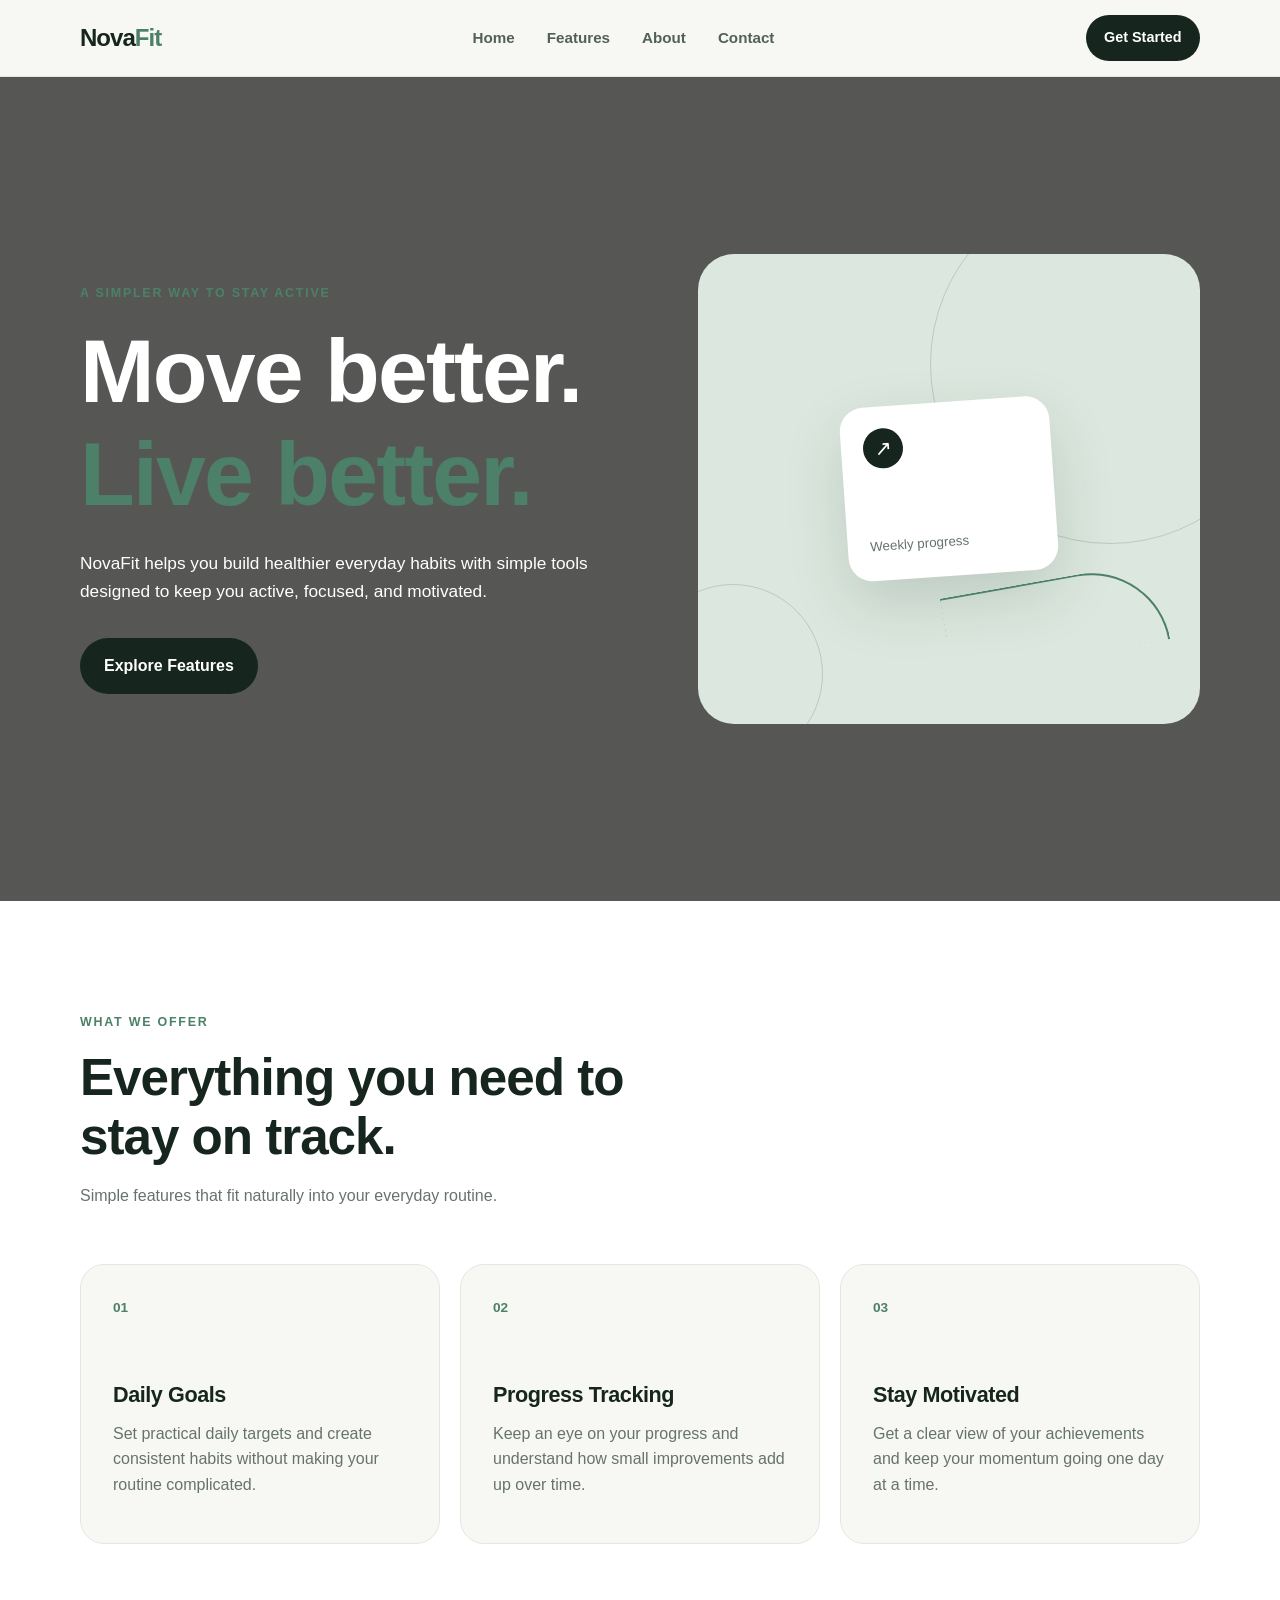
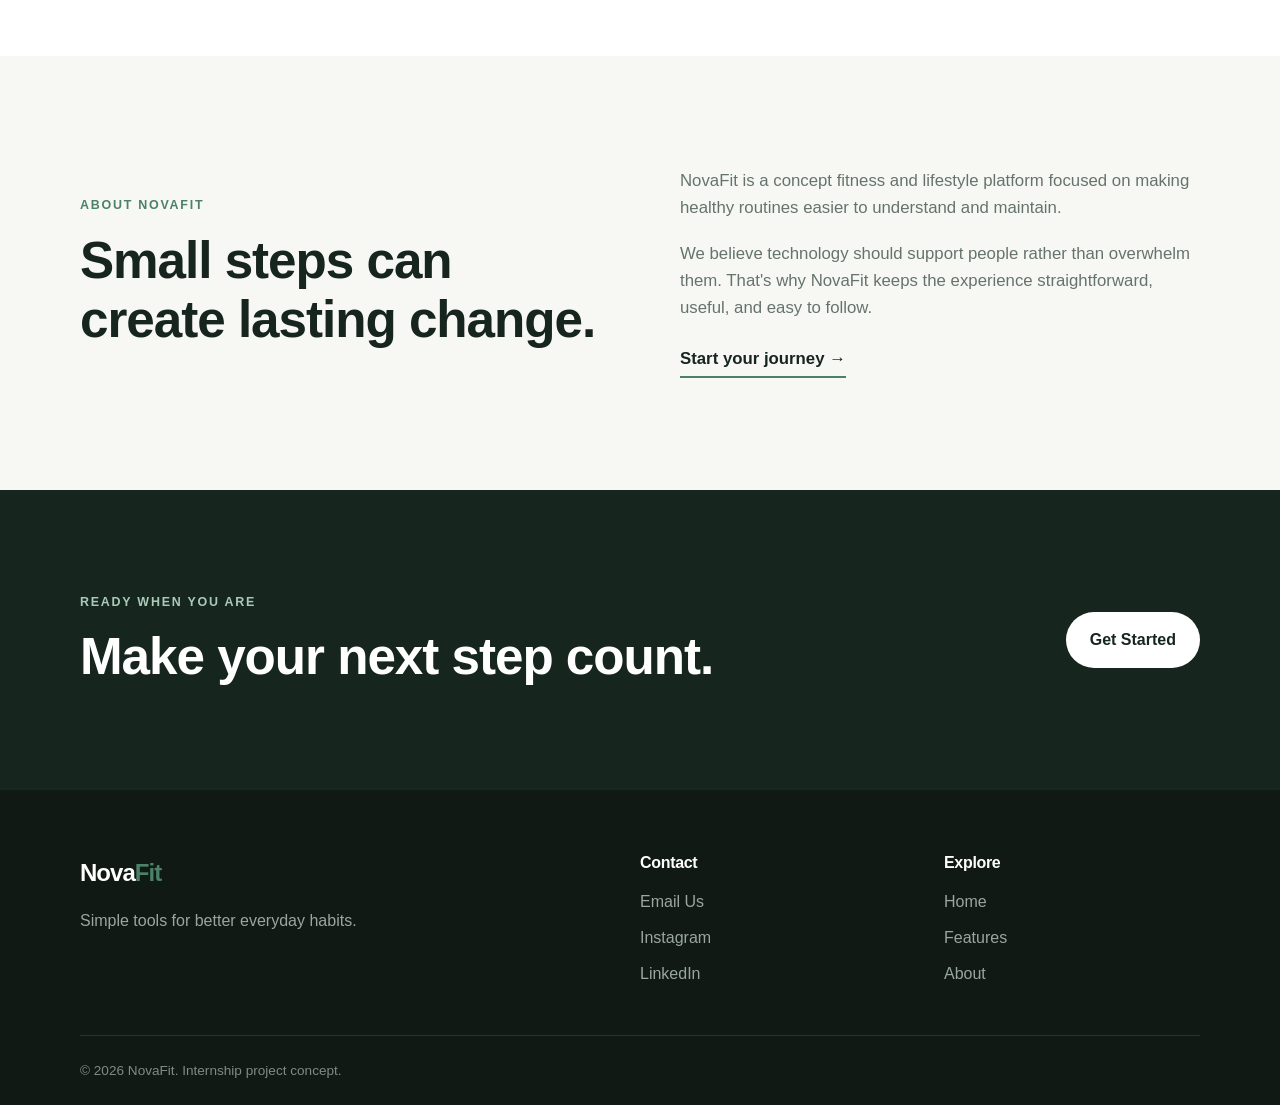
<file: OIBSIP WebDev L1 LandingPage/index.html>
<!DOCTYPE html>
<html lang="en">

<head>
    <meta charset="UTF-8">
    <!-- Makes the layout responsive on phones and tablets -->
    <meta name="viewport" content="width=device-width, initial-scale=1.0">

    <title>NovaFit | Move Better. Live Better.</title>

    <!-- External stylesheet containing all page styling -->
    <link rel="stylesheet" href="style.css">
</head>

<body>

    <!-- ==================== NAVIGATION ==================== -->
    <!-- Sticky navigation remains visible while the user scrolls -->
    <header class="site-header">
        <nav class="navbar container" aria-label="Main navigation">
            <a href="#home" class="logo">Nova<span>Fit</span></a>

            <div class="nav-links">
                <a href="#home">Home</a>
                <a href="#features">Features</a>
                <a href="#about">About</a>
                <a href="#contact">Contact</a>
            </div>

            <a href="#contact" class="nav-button">Get Started</a>
        </nav>
    </header>

    <main>
        <!-- ==================== HERO SECTION ==================== -->
        <section id="home" class="hero">
            <div class="container hero-content">

                <div class="hero-text">
                    <p class="eyebrow">A simpler way to stay active</p>

                    <h1>Move better.<br><span>Live better.</span></h1>

                    <p class="hero-description">
                        NovaFit helps you build healthier everyday habits with
                        simple tools designed to keep you active, focused, and motivated.
                    </p>

                    <!-- Main call-to-action required by the project brief -->
                    <a href="#features" class="primary-button">Explore Features</a>
                </div>

                <!-- Decorative visual created entirely with CSS -->
                <div class="hero-visual" aria-label="Decorative fitness illustration">
                    <div class="visual-circle circle-large"></div>
                    <div class="visual-circle circle-small"></div>
                    <div class="visual-card">
                        <span class="visual-icon">↗</span>
                        <strong>82%</strong>
                        <small>Weekly progress</small>
                    </div>
                    <div class="visual-line"></div>
                </div>

            </div>
        </section>

        <!-- ==================== FEATURES SECTION ==================== -->
        <section id="features" class="section features-section">
            <div class="container">

                <div class="section-heading">
                    <p class="eyebrow">What we offer</p>
                    <h2>Everything you need to stay on track.</h2>
                    <p>
                        Simple features that fit naturally into your everyday routine.
                    </p>
                </div>

                <!-- CSS Grid is used to create responsive feature cards -->
                <div class="feature-grid">

                    <article class="feature-card">
                        <div class="feature-number">01</div>
                        <h3>Daily Goals</h3>
                        <p>
                            Set practical daily targets and create consistent habits
                            without making your routine complicated.
                        </p>
                    </article>

                    <article class="feature-card">
                        <div class="feature-number">02</div>
                        <h3>Progress Tracking</h3>
                        <p>
                            Keep an eye on your progress and understand how small
                            improvements add up over time.
                        </p>
                    </article>

                    <article class="feature-card">
                        <div class="feature-number">03</div>
                        <h3>Stay Motivated</h3>
                        <p>
                            Get a clear view of your achievements and keep your
                            momentum going one day at a time.
                        </p>
                    </article>

                </div>
            </div>
        </section>

        <!-- ==================== ABOUT SECTION ==================== -->
        <section id="about" class="section about-section">
            <div class="container about-grid">

                <div class="about-panel">
                    <p class="eyebrow">About NovaFit</p>
                    <h2>Small steps can create lasting change.</h2>
                </div>

                <div class="about-content">
                    <p>
                        NovaFit is a concept fitness and lifestyle platform focused
                        on making healthy routines easier to understand and maintain.
                    </p>

                    <p>
                        We believe technology should support people rather than
                        overwhelm them. That's why NovaFit keeps the experience
                        straightforward, useful, and easy to follow.
                    </p>

                    <a href="#contact" class="text-link">Start your journey →</a>
                </div>

            </div>
        </section>

        <!-- ==================== CTA SECTION ==================== -->
        <section class="cta-section">
            <div class="container cta-content">
                <div>
                    <p class="eyebrow">Ready when you are</p>
                    <h2>Make your next step count.</h2>
                </div>

                <a href="#contact" class="light-button">Get Started</a>
            </div>
        </section>
    </main>

    <!-- ==================== FOOTER ==================== -->
    <footer id="contact" class="site-footer">
        <div class="container footer-grid">

            <div>
                <a href="#home" class="logo footer-logo">Nova<span>Fit</span></a>
                <p class="footer-description">
                    Simple tools for better everyday habits.
                </p>
            </div>

            <!-- Placeholder contact/social links as requested in the brief -->
            <div class="footer-links">
                <h3>Contact</h3>
                <a href="mailto:haganvincent2001@gmail.com">Email Us</a>
                <a href="https://www.instagram.com/otdrichy?stkn=bGQ1anlzbXR3cjQ5&utm_source=qr" target="_blank" rel="noopener noreferrer">Instagram</a>
                <a href="https://www.linkedin.com/in/vincent-hagan-934833433?utm_source=share_via&utm_content=profile&utm_medium=member_ios" target="_blank" rel="noopener noreferrer">LinkedIn</a>
            </div>

            <div class="footer-links">
                <h3>Explore</h3>
                <a href="#home">Home</a>
                <a href="#features">Features</a>
                <a href="#about">About</a>
            </div>

        </div>

        <div class="container footer-bottom">
            <p>&copy; 2026 NovaFit. Internship project concept.</p>
        </div>
    </footer>

</body>
</html>
</file>
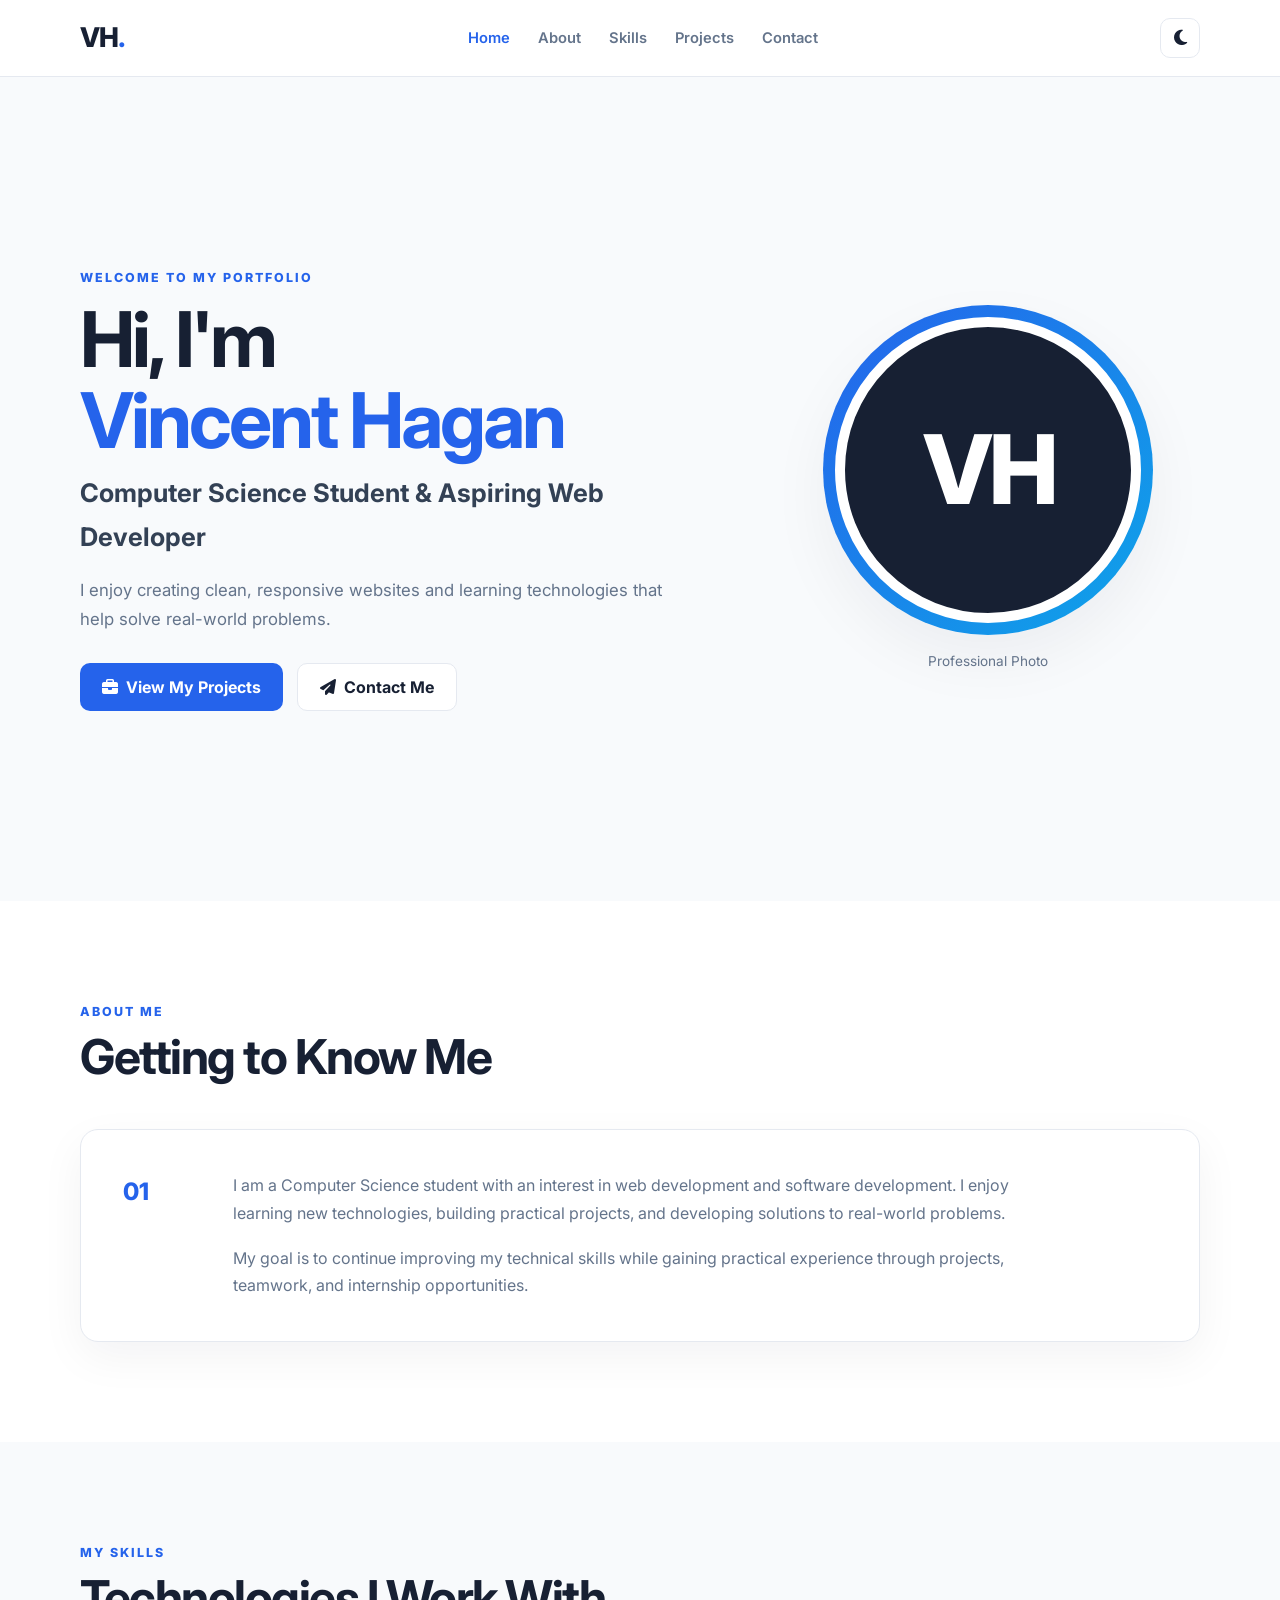
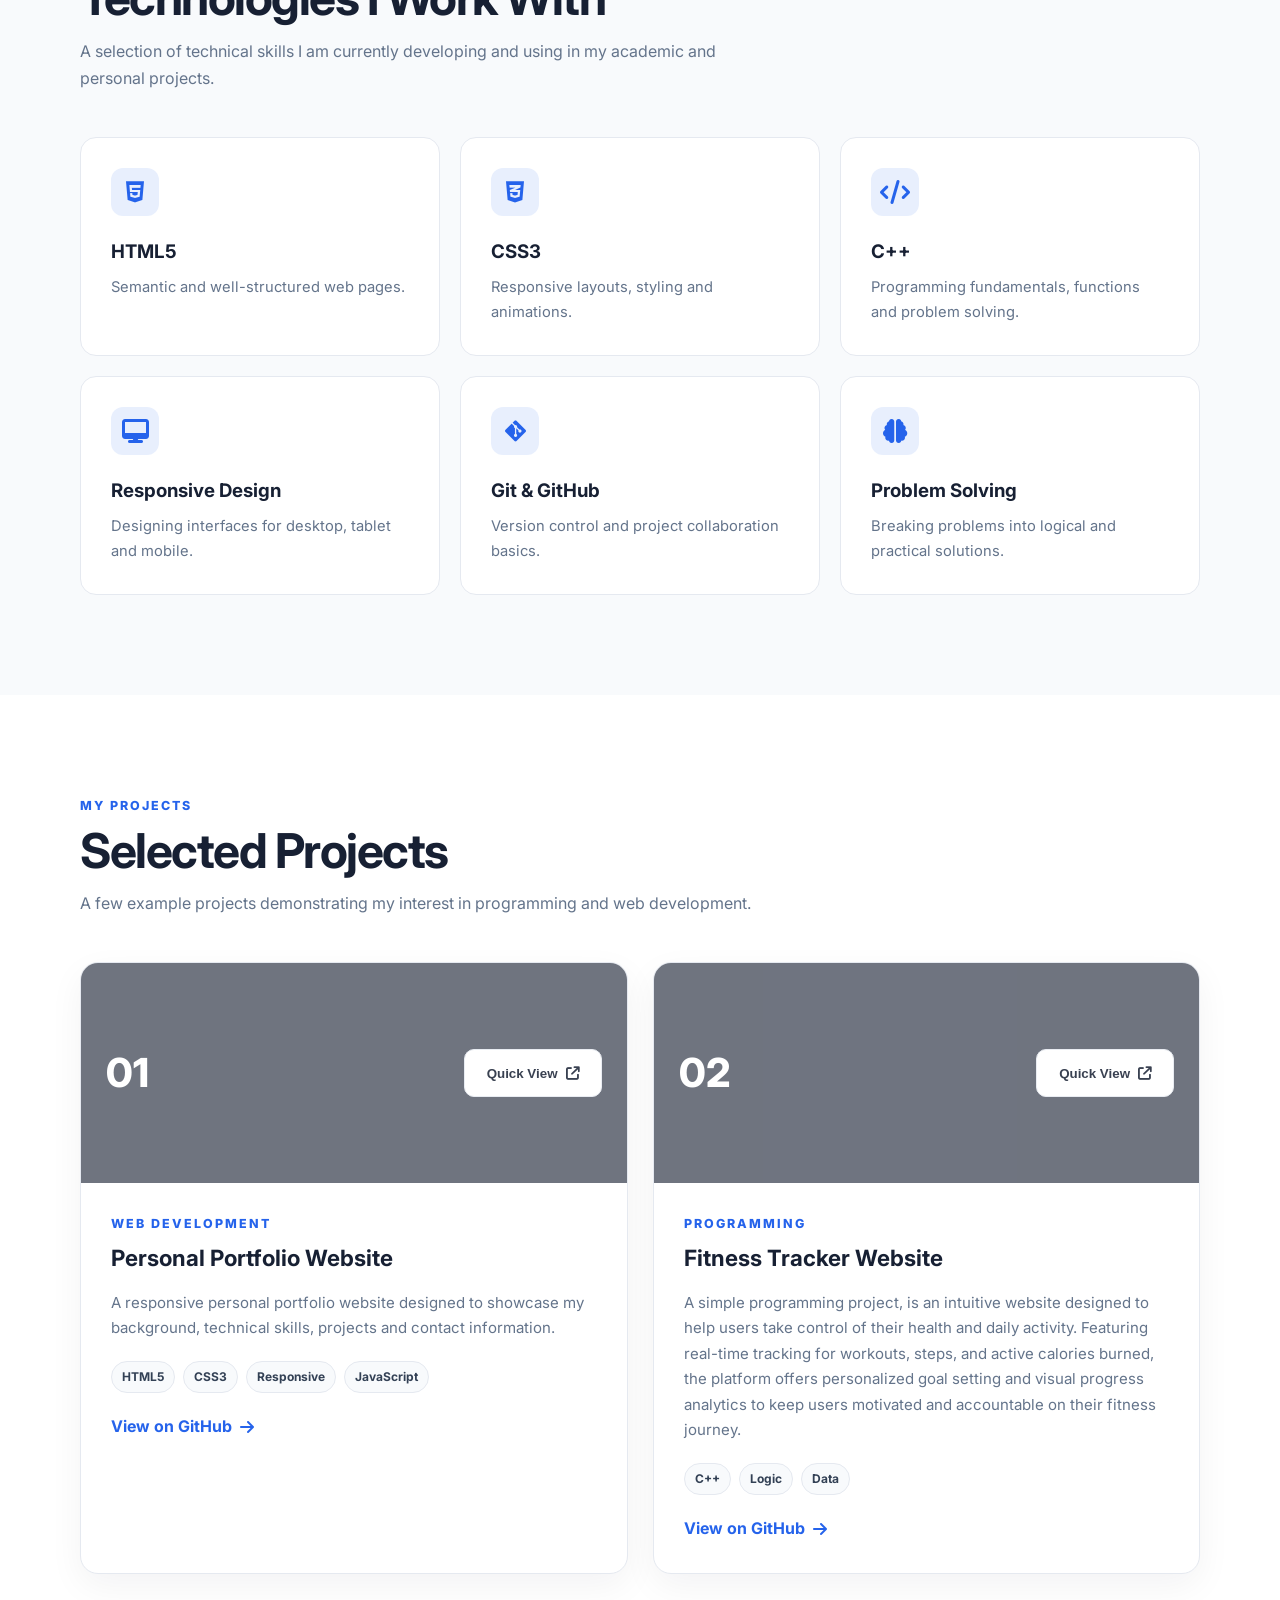
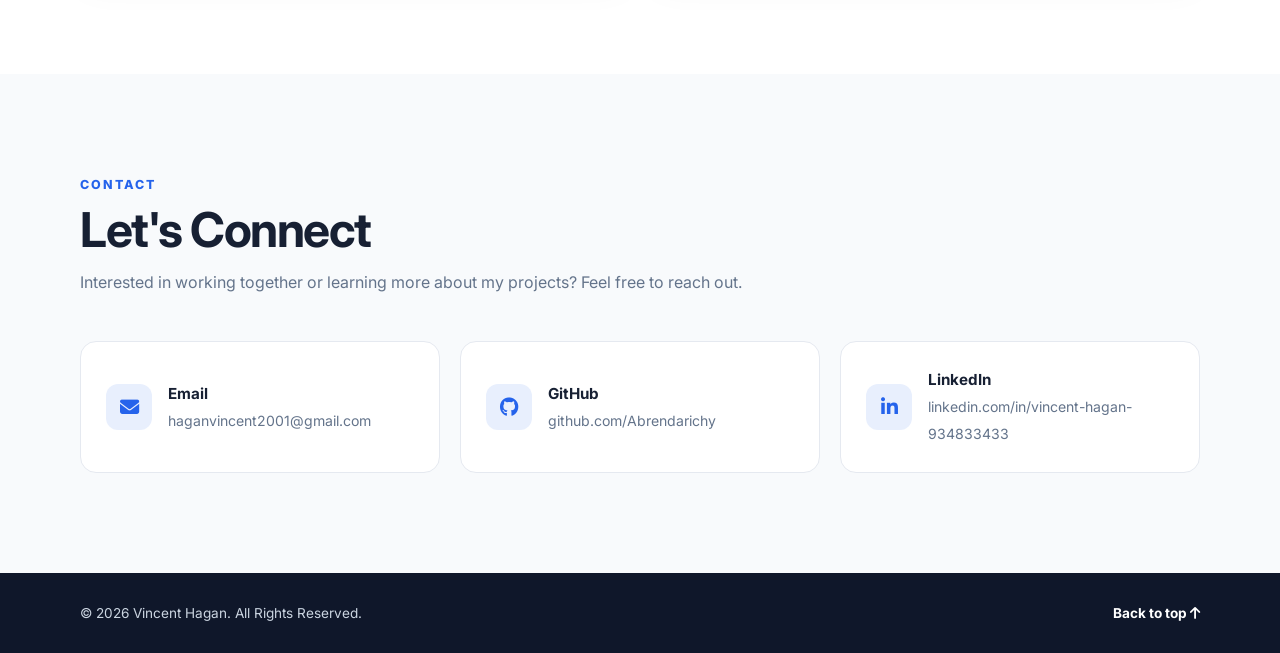
<file: OIBSIP WebDev L1 PersonalPortfolio/index.html>
<!DOCTYPE html>
<html lang="en">
<head>
    <meta charset="UTF-8">
    <meta name="viewport" content="width=device-width, initial-scale=1.0">

    <!-- Website description for search engines -->
    <meta name="description" content="Personal portfolio website for Vincent Hagan, a Computer Science student and aspiring web developer.">

    <title>Vincent Hagan | Personal Portfolio</title>

    <!-- Font Awesome Icons -->
    <link rel="stylesheet" href="https://cdnjs.cloudflare.com/ajax/libs/font-awesome/6.5.1/css/all.min.css">

    <!-- Google Font -->
    <link rel="preconnect" href="https://fonts.googleapis.com">
    <link rel="preconnect" href="https://fonts.gstatic.com" crossorigin>
    <link href="https://fonts.googleapis.com/css2?family=Inter:wght@400;500;600;700;800&display=swap" rel="stylesheet">

    <!-- Main stylesheet -->
    <link rel="stylesheet" href="style.css">
</head>

<body>

    <!-- Scroll Progress Indicator -->
    <div id="scroll-progress" aria-hidden="true"></div>

    <!-- ==================== HEADER / NAVIGATION ==================== -->
    <header class="header">
        <nav class="navbar container">

            <!-- Website logo/name -->
            <a href="#home" class="logo">VH<span>.</span></a>

            <!-- Navigation links -->
            <ul class="nav-links" id="nav-links">
                <li><a href="#home">Home</a></li>
                <li><a href="#about">About</a></li>
                <li><a href="#skills">Skills</a></li>
                <li><a href="#projects">Projects</a></li>
                <li><a href="#contact">Contact</a></li>
            </ul>

            <div class="nav-actions">
                <!-- Theme Toggle Button -->
                <button id="theme-toggle" class="icon-btn" aria-label="Toggle dark/light mode">
                    <i class="fa-solid fa-moon"></i>
                </button>

                <!-- Mobile Menu Button -->
                <button id="mobile-menu-btn" class="icon-btn mobile-only" aria-label="Toggle Navigation Menu">
                    <i class="fa-solid fa-bars"></i>
                </button>
            </div>

        </nav>
    </header>


    <main>

        <!-- ==================== HERO / PROFILE SECTION ==================== -->
        <section id="home" class="hero">
            <div class="container hero-content">

                <div class="hero-text">
                    <p class="eyebrow">WELCOME TO MY PORTFOLIO</p>

                    <h1>Hi, I'm <span>Vincent Hagan</span></h1>

                    <h2>Computer Science Student &amp; Aspiring Web Developer</h2>

                    <p class="hero-description">
                        I enjoy creating clean, responsive websites and learning
                        technologies that help solve real-world problems.
                    </p>

                    <div class="hero-buttons">
                        <a href="#projects" class="btn btn-primary">
                            <i class="fa-solid fa-briefcase"></i> View My Projects
                        </a>
                        <a href="#contact" class="btn btn-secondary">
                            <i class="fa-solid fa-paper-plane"></i> Contact Me
                        </a>
                    </div>
                </div>

                <!-- Professional photo/avatar placeholder -->
                <div class="profile-area">
                    <div class="profile-ring">
                        <div class="avatar" aria-label="Professional photo placeholder">
                            VH
                        </div>
                    </div>
                    <p class="avatar-caption">Professional Photo</p>
                </div>

            </div>
        </section>


        <!-- ==================== ABOUT ME SECTION ==================== -->
        <section id="about" class="section">
            <div class="container">

                <div class="section-heading">
                    <p class="section-label">ABOUT ME</p>
                    <h2>Getting to Know Me</h2>
                </div>
<div class="about-card">
                    <div class="about-number">01</div>

                    <div>
                        <p>
                            I am a Computer Science student with an interest in
                            web development and software development. I enjoy
                            learning new technologies, building practical projects,
                            and developing solutions to real-world problems.
                        </p>

                        <p>
                            My goal is to continue improving my technical skills
                            while gaining practical experience through projects,
                            teamwork, and internship opportunities.
                        </p>
                    </div>
                </div>

            </div>
        </section>


        <!-- ==================== SKILLS SECTION ==================== -->
        <section id="skills" class="section section-alt">
            <div class="container">

                <div class="section-heading">
                    <p class="section-label">MY SKILLS</p>
                    <h2>Technologies I Work With</h2>
                    <p>
                        A selection of technical skills I am currently developing
                        and using in my academic and personal projects.
                    </p>
                </div>

                <div class="skills-grid">

                    <!-- Skill card -->
                    <article class="skill-card">
                        <div class="skill-icon"><i class="fa-brands fa-html5"></i></div>
                        <h3>HTML5</h3>
                        <p>Semantic and well-structured web pages.</p>
                    </article>

                    <article class="skill-card">
                        <div class="skill-icon"><i class="fa-brands fa-css3-alt"></i></div>
                        <h3>CSS3</h3>
                        <p>Responsive layouts, styling and animations.</p>
                    </article>

                    <article class="skill-card">
                        <div class="skill-icon"><i class="fa-solid fa-code"></i></div>
                        <h3>C++</h3>
                        <p>Programming fundamentals, functions and problem solving.</p>
                    </article>

                    <article class="skill-card">
                        <div class="skill-icon"><i class="fa-solid fa-desktop"></i></div>
                        <h3>Responsive Design</h3>
                        <p>Designing interfaces for desktop, tablet and mobile.</p>
                    </article>

                    <article class="skill-card">
                        <div class="skill-icon"><i class="fa-brands fa-git-alt"></i></div>
                        <h3>Git &amp; GitHub</h3>
                        <p>Version control and project collaboration basics.</p>
                    </article>

                    <article class="skill-card">
                        <div class="skill-icon"><i class="fa-solid fa-brain"></i></div>
                        <h3>Problem Solving</h3>
                        <p>Breaking problems into logical and practical solutions.</p>
                    </article>

                </div>

            </div>
        </section>


        <!-- ==================== PROJECTS SECTION ==================== -->
        <section id="projects" class="section">
            <div class="container">

                <div class="section-heading">
                    <p class="section-label">MY PROJECTS</p>
                    <h2>Selected Projects</h2>
                    <p>
                        A few example projects demonstrating my interest in
                        programming and web development.
                    </p>
                </div>

                <div class="projects-grid">

                    <!-- Project 1 -->
                    <article class="project-card">
                        <div class="project-image project-one">
<div class="project-overlay">
                                <span>01</span>
                                <button class="btn btn-secondary modal-trigger" 
                                    data-title="Personal Portfolio Website" 
                                    data-desc="A responsive personal portfolio website designed using semantic HTML, modern CSS techniques, custom themes, and JavaScript interactions."
                                    data-tags="HTML5, CSS3, JavaScript, Responsive">
                                    Quick View <i class="fa-solid fa-arrow-up-right-from-square"></i>
                                </button>
                            </div>
                        </div>

                        <div class="project-content">
                            <p class="project-type">WEB DEVELOPMENT</p>
                            <h3>Personal Portfolio Website</h3>

                            <p>
                                A responsive personal portfolio website designed
                                to showcase my background, technical skills,
                                projects and contact information.
                            </p>

                            <div class="tags">
                                <span>HTML5</span>
                                <span>CSS3</span>
                                <span>Responsive</span>
                                <span>JavaScript</span>
                            </div>

                            <a href="https://github.com/Abrendarichy/OIBSIP.git" class="project-link" target="_blank" rel="noopener noreferrer" aria-label="View Personal Portfolio project on GitHub">
                                View on GitHub <i class="fa-solid fa-arrow-right"></i>
                            </a>
                        </div>
                    </article>


                    <!-- Project 2 -->
                    <article class="project-card">
                        <div class="project-image project-two">
                            <div class="project-overlay">
                                <span>02</span>
                                <button class="btn btn-secondary modal-trigger" 
                                    data-title="Fitness Tracker Website" 
                                    data-desc="A high-performance C++ program built to store, modify, and search student registration data efficiently using structured dynamic arrays and clear memory management."
                                    data-tags="C++, Data Structures, Algorithms">
                                    Quick View <i class="fa-solid fa-arrow-up-right-from-square"></i>
                                </button>
                            </div>
                        </div>

                        <div class="project-content">
                            <p class="project-type">PROGRAMMING</p>
                            <h3>Fitness Tracker Website</h3>

                            <p>
                                A simple programming project,
                                is an intuitive website designed to help users take control of their health and daily activity. 
                                Featuring real-time tracking for workouts, steps, and active calories burned, 
                                the platform offers personalized goal setting and visual progress analytics to keep users motivated and accountable on their fitness journey.
                            </p>

                            <div class="tags">
                                <span>C++</span>
                                <span>Logic</span>
                                <span>Data</span>
                            </div>

                            <a href="https://github.com/Abrendarichy/OIBSIP.git" class="project-link" target="_blank" rel="noopener noreferrer" aria-label="View Fitness Tracker Website project on GitHub">
                                View on GitHub <i class="fa-solid fa-arrow-right"></i>
                            </a>
                        </div>
                    </article>

                </div>

            </div>
        </section>


        <!-- ==================== CONTACT SECTION ==================== -->
        <section id="contact" class="section section-alt">
            <div class="container">

                <div class="section-heading">
<p class="section-label">CONTACT</p>
                    <h2>Let's Connect</h2>
                    <p>
                        Interested in working together or learning more about my
                        projects? Feel free to reach out.
                    </p>
                </div>

                <div class="contact-grid">

                    <div class="contact-card">
                        <div class="contact-icon"><i class="fa-solid fa-envelope"></i></div>
                        <div>
                            <h3>Email</h3>
                            <a href="mailto:haganvincent2001@gmail.com">
                                haganvincent2001@gmail.com
                            </a>
                        </div>
                    </div>

                    <div class="contact-card">
                        <div class="contact-icon"><i class="fa-brands fa-github"></i></div>
                        <div>
                            <h3>GitHub</h3>
                            <a href="https://github.com/Abrendarichy" target="_blank" rel="noopener noreferrer">
                                github.com/Abrendarichy
                            </a>
                        </div>
                    </div>

                    <div class="contact-card">
                        <div class="contact-icon"><i class="fa-brands fa-linkedin-in"></i></div>
                        <div>
                            <h3>LinkedIn</h3>
                            <a href="https://www.linkedin.com/in/vincent-hagan-934833433" target="_blank" rel="noopener noreferrer">
                                linkedin.com/in/vincent-hagan-934833433
                            </a>
                        </div>
                    </div>

                </div>

            </div>
        </section>

    </main>

    <!-- Modal Lightbox Window -->
    <div id="project-modal" class="modal" aria-hidden="true">
        <div class="modal-content">
            <button id="modal-close" class="modal-close" aria-label="Close modal">&times;</button>
            <h3 id="modal-title">Project Details</h3>
            <p id="modal-desc">Description goes here...</p>
            <div id="modal-tags" class="tags"></div>
        </div>
    </div>

    <!-- ==================== FOOTER ==================== -->
    <footer class="footer">
        <div class="container footer-content">
            <p>&copy; 2026 Vincent Hagan. All Rights Reserved.</p>

            <a href="#home" class="back-to-top">Back to top <i class="fa-solid fa-arrow-up"></i></a>
        </div>
    </footer>

    <!-- JavaScript File -->
    <script src="script.js"></script>
</body>
</html>
</file>
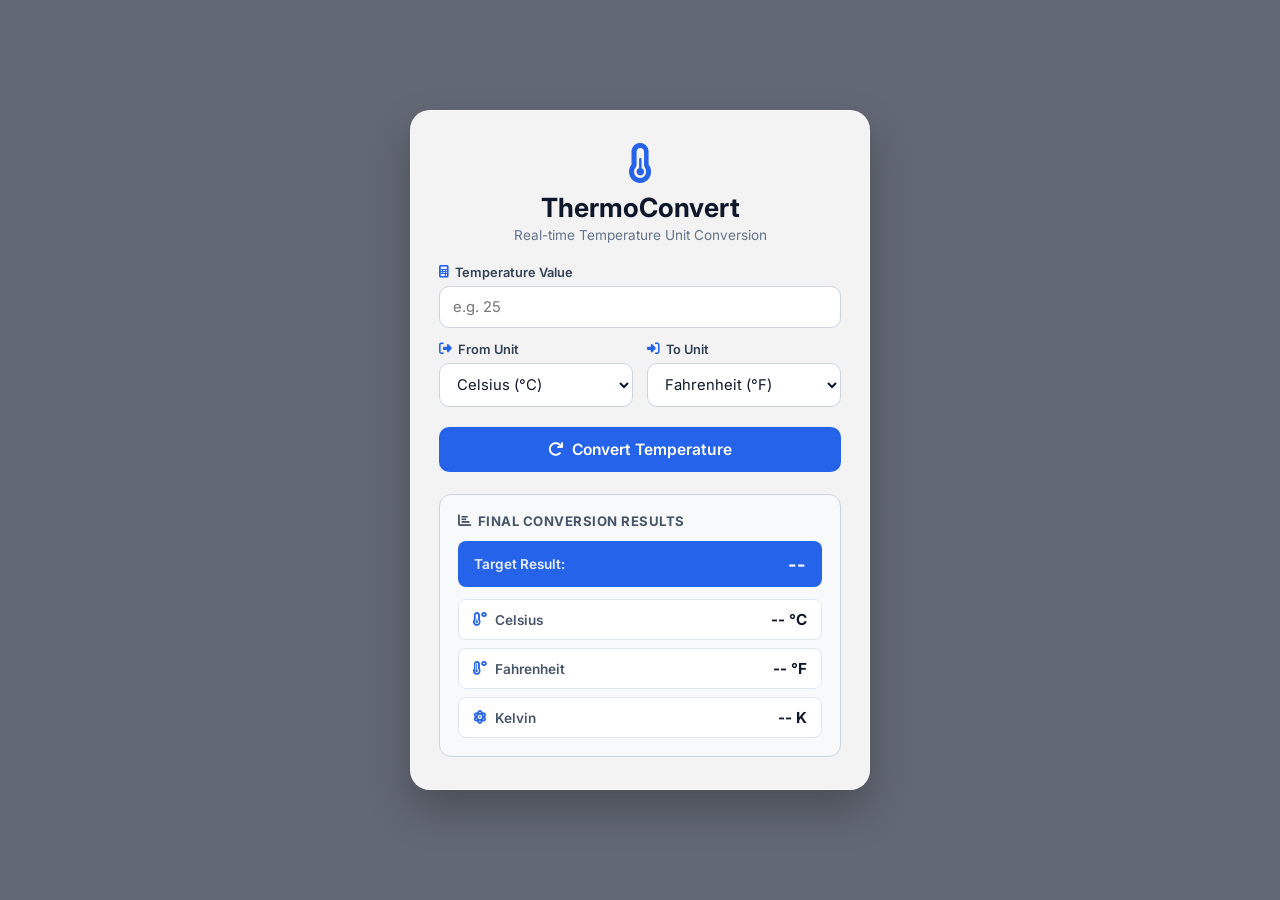
<file: OIBSIP WebDev L1 TemperatureConverterWebsite/index.html>
<!DOCTYPE html>
<html lang="en">
<head>
  <meta charset="UTF-8" />
  <meta name="viewport" content="width=device-width, initial-scale=1.0"/>
  <title>ThermoConvert - Temperature Converter</title>
  
  <!-- Font Awesome Icons CDN -->
  <link 
    rel="stylesheet" 
    href="https://cdnjs.cloudflare.com/ajax/libs/font-awesome/6.5.1/css/all.min.css"
  />
  
  <link rel="stylesheet" href="style.css" />
</head>
<body>

  <main class="converter-card">
    <header class="card-header">
      <i class="fa-solid fa-temperature-half header-icon"></i>
      <h1>ThermoConvert</h1>
      <p>Real-time Temperature Unit Conversion</p>
    </header>

    <div class="field-group full-width">
      <label for="temp-input">
        <i class="fa-solid fa-calculator"></i> Temperature Value
      </label>
      <input 
        type="number" 
        id="temp-input" 
        step="any" 
        placeholder="e.g. 25" 
      />
    </div>

    <div class="input-grid">
      <div class="field-group">
        <label for="from-unit">
          <i class="fa-solid fa-right-from-bracket"></i> From Unit
        </label>
        <select id="from-unit">
          <option value="C">Celsius (°C)</option>
          <option value="F">Fahrenheit (°F)</option>
          <option value="K">Kelvin (K)</option>
        </select>
      </div>

      <div class="field-group">
        <label for="to-unit">
          <i class="fa-solid fa-right-to-bracket"></i> To Unit
        </label>
        <select id="to-unit">
          <option value="F" selected>Fahrenheit (°F)</option>
          <option value="C">Celsius (°C)</option>
          <option value="K">Kelvin (K)</option>
        </select>
      </div>
    </div>

    <div id="error-msg" class="error-banner"></div>

    <button type="button" id="convert-btn">
      <i class="fa-solid fa-arrow-rotate-right"></i> Convert Temperature
    </button>

    <!-- Output Section -->
    <section class="results-card" id="results-card">
      <h2><i class="fa-solid fa-chart-bar"></i> Final Conversion Results</h2>
      
      <div class="primary-result-box">
        <span class="primary-label">Target Result:</span>
        <span class="primary-val" id="primary-result">--</span>
      </div>

      <div class="results-grid">
        <div class="result-box" id="box-celsius">
          <span class="unit-label"><i class="fa-solid fa-temperature-low"></i> Celsius</span>
          <span class="unit-val" id="res-celsius">-- °C</span>
        </div>

        <div class="result-box" id="box-fahrenheit">
          <span class="unit-label"><i class="fa-solid fa-temperature-high"></i> Fahrenheit</span>
          <span class="unit-val" id="res-fahrenheit">-- °F</span>
        </div>

        <div class="result-box" id="box-kelvin">
          <span class="unit-label"><i class="fa-solid fa-atom"></i> Kelvin</span>
          <span class="unit-val" id="res-kelvin">-- K</span>
        </div>
      </div>
    </section>
  </main>

  <script src="script.js"></script>
</body>
</html>
</file>
<file: OIBSIP WebDev L1 LandingPage/style.css>
/* =========================================================
   NOVAFIT LANDING PAGE
   HTML5 + CSS3
   No JavaScript required
   ========================================================= */

/* ---------- 1. CSS RESET & GLOBAL SETTINGS ---------- */

/* Fitness background for the Hero section */
.hero {
    background: linear-gradient(rgba(0, 0, 0, 0.65), rgba(0, 0, 0, 0.65)), 
                url('https://images.unsplash.com/photo-1517838277536-f5f99be501cd?auto=format&fit=crop&w=1920&q=80') no-repeat center center/cover;
    color: #ffffff;
}

/* Optional: Ensures hero text stays crisp and readable against the image */
.hero-text h1, 
.hero-text .hero-description {
    color: #ffffff;
}
/* Makes width calculations predictable across the entire page */
* {
    margin: 0;
    padding: 0;
    box-sizing: border-box;
}

/* Enables smooth movement when navigation links are clicked */
html {
    scroll-behavior: smooth;
}

/* Main page typography and background */
body {
    font-family: Arial, Helvetica, sans-serif;
    color: #17251f;
    background: #f7f8f4;
    line-height: 1.6;
}

/* Prevents images/content from accidentally overflowing */
img {
    max-width: 100%;
    display: block;
}

/* Removes default link styling */
a {
    color: inherit;
    text-decoration: none;
}

/* Reusable centered container */
.container {
    width: min(1120px, 90%);
    margin: 0 auto;
}

/* ---------- 2. TYPOGRAPHY ---------- */

h1,
h2,
h3 {
    line-height: 1.15;
    letter-spacing: -0.02em;
}

h1 {
    font-size: clamp(3rem, 7vw, 6rem);
}

h2 {
    font-size: clamp(2rem, 4vw, 3.4rem);
}

h3 {
    font-size: 1.35rem;
}

.eyebrow {
    color: #4c8068;
    font-size: 0.78rem;
    font-weight: 700;
    letter-spacing: 0.14em;
    text-transform: uppercase;
    margin-bottom: 1rem;
}

/* ---------- 3. NAVIGATION BAR ---------- */

.site-header {
    position: sticky;
    top: 0;
    z-index: 1000;
    background: rgba(247, 248, 244, 0.94);
    border-bottom: 1px solid #e1e6df;
    backdrop-filter: blur(12px);
}

.navbar {
    min-height: 76px;
    display: flex;
    align-items: center;
    justify-content: space-between;
    gap: 2rem;
}

.logo {
    font-size: 1.5rem;
    font-weight: 800;
    letter-spacing: -0.04em;
}

.logo span {
    color: #4c8068;
}

.nav-links {
    display: flex;
    align-items: center;
    gap: 2rem;
}

.nav-links a {
    color: #526058;
    font-size: 0.95rem;
    font-weight: 600;
    transition: color 0.2s ease;
}

.nav-links a:hover {
    color: #4c8068;
}

.nav-button,
.primary-button {
    display: inline-flex;
    align-items: center;
    justify-content: center;
    background: #17251f;
    color: #ffffff;
    border-radius: 999px;
    font-weight: 700;
    transition: transform 0.2s ease, background 0.2s ease;
}

.nav-button {
    padding: 0.7rem 1.15rem;
    font-size: 0.9rem;
}

.nav-button:hover,
.primary-button:hover {
    background: #4c8068;
    transform: translateY(-2px);
}

/* ---------- 4. HERO SECTION ---------- */

.hero {
    min-height: calc(100vh - 76px);
    display: flex;
    align-items: center;
    overflow: hidden;
}

.hero-content {
    display: grid;
    grid-template-columns: 1.05fr 0.95fr;
    align-items: center;
    gap: 4rem;
    padding: 6rem 0;
}

.hero-text h1 {
    max-width: 720px;
    margin-bottom: 1.5rem;
}

.hero-text h1 span {
    color: #4c8068;
}

.hero-description {
    max-width: 580px;
    color: #66736c;
    font-size: 1.08rem;
    margin-bottom: 2rem;
}

.primary-button {
    padding: 0.95rem 1.5rem;
}

/* CSS-only visual means the page does not depend on external images */
.hero-visual {
    position: relative;
    min-height: 470px;
    border-radius: 36px;
    background: #dce8df;
    overflow: hidden;
}

.visual-circle {
    position: absolute;
    border-radius: 50%;
    border: 1px solid rgba(23, 37, 31, 0.16);
}

.circle-large {
    width: 360px;
    height: 360px;
    right: -90px;
    top: -70px;
}

.circle-small {
    width: 180px;
    height: 180px;
    left: -55px;
    bottom: -40px;
}

.visual-card {
    position: absolute;
    width: 210px;
    padding: 1.4rem;
    left: 50%;
    top: 50%;
    transform: translate(-50%, -50%) rotate(-4deg);
    background: #ffffff;
    border-radius: 24px;
    box-shadow: 0 24px 60px rgba(23, 37, 31, 0.15);
}

.visual-icon {
    display: block;
    width: 40px;
    height: 40px;
    margin-bottom: 1rem;
    border-radius: 50%;
    background: #17251f;
    color: #ffffff;
    text-align: center;
    line-height: 40px;
    font-size: 1.3rem;
}

.visual-card strong {
    display: block;
    font-size: 3rem;
    line-height: 1;
}

.visual-card small {
    color: #66736c;
}

.visual-line {
    position: absolute;
    width: 220px;
    height: 80px;
    right: 35px;
    bottom: 65px;
    border-top: 2px solid #4c8068;
    border-right: 2px solid #4c8068;
    border-radius: 0 80px 0 0;
    transform: rotate(-10deg);
}

/* ---------- 5. GENERAL SECTION SETTINGS ---------- */

.section {
    padding: 7rem 0;
}

.section-heading {
    max-width: 650px;
    margin-bottom: 3.5rem;
}

.section-heading h2 {
    margin-bottom: 1rem;
}

.section-heading > p:last-child {
    color: #66736c;
    font-size: 1rem;
}

/* ---------- 6. FEATURES ---------- */

.features-section {
    background: #ffffff;
}

.feature-grid {
    display: grid;
    grid-template-columns: repeat(3, 1fr);
    gap: 1.25rem;
}

.feature-card {
    min-height: 280px;
    padding: 2rem;
    background: #f7f8f4;
    border: 1px solid #e3e8e2;
    border-radius: 24px;
    transition: transform 0.2s ease, box-shadow 0.2s ease;
}

.feature-card:hover {
    transform: translateY(-5px);
    box-shadow: 0 18px 40px rgba(23, 37, 31, 0.08);
}

.feature-number {
    color: #4c8068;
    font-size: 0.85rem;
    font-weight: 800;
    margin-bottom: 4rem;
}

.feature-card h3 {
    margin-bottom: 0.8rem;
}

.feature-card p {
    color: #66736c;
}

/* ---------- 7. ABOUT SECTION ---------- */

.about-grid {
    display: grid;
    grid-template-columns: 1fr 1fr;
    gap: 5rem;
    align-items: center;
}

.about-panel h2 {
    max-width: 520px;
}

.about-content {
    color: #66736c;
    font-size: 1.05rem;
}

.about-content p + p {
    margin-top: 1.2rem;
}

.text-link {
    display: inline-block;
    margin-top: 1.5rem;
    color: #17251f;
    font-weight: 800;
    border-bottom: 2px solid #4c8068;
    padding-bottom: 0.2rem;
}

/* ---------- 8. CALL-TO-ACTION SECTION ---------- */

.cta-section {
    background: #17251f;
    color: #ffffff;
}

.cta-content {
    min-height: 300px;
    display: flex;
    align-items: center;
    justify-content: space-between;
    gap: 2rem;
}

.cta-content .eyebrow {
    color: #a9cbb6;
}

.light-button {
    display: inline-flex;
    align-items: center;
    justify-content: center;
    padding: 0.95rem 1.5rem;
    background: #ffffff;
    color: #17251f;
    border-radius: 999px;
    font-weight: 700;
    transition: transform 0.2s ease, opacity 0.2s ease;
}

.light-button:hover {
    transform: translateY(-2px);
    opacity: 0.9;
}

/* ---------- 9. FOOTER ---------- */

.site-footer {
    background: #101914;
    color: #ffffff;
    padding: 4rem 0 1.5rem;
}

.footer-grid {
    display: grid;
    grid-template-columns: 2fr 1fr 1fr;
    gap: 3rem;
    padding-bottom: 3rem;
}

.footer-logo {
    display: inline-block;
    margin-bottom: 1rem;
}

.footer-description {
    max-width: 280px;
    color: #9aa79f;
}

.footer-links {
    display: flex;
    flex-direction: column;
    gap: 0.65rem;
}

.footer-links h3 {
    font-size: 1rem;
    margin-bottom: 0.4rem;
}

.footer-links a {
    color: #9aa79f;
    transition: color 0.2s ease;
}

.footer-links a:hover {
    color: #ffffff;
}

.footer-bottom {
    border-top: 1px solid #2a342e;
    padding-top: 1.5rem;
    color: #7f8b83;
    font-size: 0.85rem;
}

/* ---------- 10. RESPONSIVE DESIGN ---------- */

/*
   Tablet layout:
   Two-column sections become easier to read at medium widths.
*/
@media (max-width: 850px) {
    .nav-links {
        gap: 1rem;
    }

    .hero-content,
    .about-grid {
        grid-template-columns: 1fr;
    }

    .hero {
        min-height: auto;
    }

    .hero-visual {
        min-height: 400px;
    }

    .feature-grid {
        grid-template-columns: 1fr 1fr;
    }

    .footer-grid {
        grid-template-columns: 1fr 1fr;
    }
}

/*
   Mobile layout:
   Navigation and cards stack vertically so content does not overlap
   or overflow narrow phone screens.
*/
@media (max-width: 600px) {
    .navbar {
        min-height: auto;
        padding: 1rem 0;
        flex-wrap: wrap;
    }

    .nav-links {
        order: 3;
        width: 100%;
        justify-content: space-between;
        gap: 0.5rem;
    }

    .nav-links a {
        font-size: 0.82rem;
    }

    .nav-button {
        padding: 0.6rem 0.9rem;
        font-size: 0.8rem;
    }

    .hero-content {
        padding: 4rem 0;
    }

    .hero-visual {
        min-height: 330px;
        border-radius: 26px;
    }

    .circle-large {
        width: 260px;
        height: 260px;
    }

    .visual-card {
        width: 185px;
    }

    .section {
        padding: 5rem 0;
    }

    .feature-grid {
        grid-template-columns: 1fr;
    }

    .feature-card {
        min-height: auto;
    }

    .about-grid {
        gap: 2.5rem;
    }

    .cta-content {
        min-height: 360px;
        align-items: flex-start;
        justify-content: center;
        flex-direction: column;
    }

    .footer-grid {
        grid-template-columns: 1fr;
    }
}

/*
   Accessibility:
   Shows a visible focus indicator for keyboard users.
*/
a:focus-visible {
    outline: 3px solid #4c8068;
    outline-offset: 4px;
}
</file>
<file: OIBSIP WebDev L1 PersonalPortfolio/style.css>
/* =========================================================
   PERSONAL PORTFOLIO WEBSITE
   Author: Vincent Hagan
   Technologies: HTML5 + CSS3
   ========================================================= */


/* ==================== GENERAL RESET ==================== */

/* =========================================================
   PERSONAL PORTFOLIO WEBSITE
   Author: Vincent Hagan
   Technologies: HTML5 + CSS3 + JavaScript
   ========================================================= */

/* ==================== VARIABLES & THEMES ==================== */

:root {
    --bg-primary: #ffffff;
    --bg-secondary: #f8fafc;
    --card-bg: #ffffff;
    --text-primary: #172033;
    --text-secondary: #64748b;
    --text-muted: #334155;
    --accent-color: #2563eb;
    --accent-hover: #1d4ed8;
    --border-color: #e5e9f0;
    --header-bg: rgba(255, 255, 255, 0.95);
    --shadow-color: rgba(15, 23, 42, 0.05);
}

[data-theme="dark"] {
    --bg-primary: #0f172a;
    --bg-secondary: #1e293b;
    --card-bg: #1e293b;
    --text-primary: #f8fafc;
    --text-secondary: #94a3b8;
    --text-muted: #cbd5e1;
    --accent-color: #3b82f6;
    --accent-hover: #60a5fa;
    --border-color: #334155;
    --header-bg: rgba(15, 23, 42, 0.95);
    --shadow-color: rgba(0, 0, 0, 0.3);
}

/* ==================== GENERAL RESET ==================== */

* {
    margin: 0;
    padding: 0;
    box-sizing: border-box;
}

html {
    scroll-behavior: smooth;
    scroll-padding-top: 80px;
}

body {
    font-family: "Inter", Arial, sans-serif;
    background: var(--bg-primary);
    color: var(--text-primary);
    line-height: 1.7;
    transition: background-color 0.3s ease, color 0.3s ease;
}

a {
    color: inherit;
    text-decoration: none;
}

ul {
    list-style: none;
}

img {
    max-width: 100%;
    display: block;
}

/* ==================== SCROLL PROGRESS BAR ==================== */

#scroll-progress {
    position: fixed;
    top: 0;
    left: 0;
    height: 4px;
    background: var(--accent-color);
    width: 0%;
    z-index: 2000;
    transition: width 0.1s ease-out;
}

/* ==================== REUSABLE CONTAINER ==================== */

.container {
    width: min(1120px, 92%);
    margin: 0 auto;
}

/* ==================== HEADER / NAVIGATION ==================== */

.header {
    position: sticky;
    top: 0;
    z-index: 1000;
    background: var(--header-bg);
    border-bottom: 1px solid var(--border-color);
    backdrop-filter: blur(10px);
}

.navbar {
    min-height: 76px;
    display: flex;
    align-items: center;
    justify-content: space-between;
    gap: 20px;
}

.logo {
    font-size: 1.7rem;
    font-weight: 800;
    letter-spacing: -1px;
}

.logo span {
    color: var(--accent-color);
}

.nav-links {
    display: flex;
    align-items: center;
    gap: 28px;
}

.nav-links a {
    font-size: 0.92rem;
    font-weight: 600;
    color: var(--text-secondary);
    transition: color 0.25s ease;
}

.nav-links a:hover,
.nav-links a.active {
    color: var(--accent-color);
}

.nav-actions {
    display: flex;
    align-items: center;
    gap: 12px;
}

.icon-btn {
    background: transparent;
    border: 1px solid var(--border-color);
    color: var(--text-primary);
    width: 40px;
    height: 40px;
    border-radius: 10px;
    cursor: pointer;
    display: grid;
    place-items: center;
    font-size: 1.1rem;
    transition: background 0.25s ease, color 0.25s ease;
}

.icon-btn:hover {
    background: var(--accent-color);
    color: #ffffff;
}

.mobile-only {
    display: none;
}

/* ==================== HERO SECTION ==================== */

.hero {
    min-height: calc(100vh - 76px);
    display: flex;
    align-items: center;
    background: var(--bg-secondary);
}

.hero-content {
    display: grid;
    grid-template-columns: 1.2fr 0.8fr;
    align-items: center;
    gap: 60px;
    padding: 80px 0;
}

.eyebrow,
.section-label,
.project-type {
    color: var(--accent-color);
    font-size: 0.78rem;
    font-weight: 800;
    letter-spacing: 2px;
}

.hero h1 {
    margin: 12px 0 10px;
    font-size: clamp(2.6rem, 6vw, 5rem);
    line-height: 1.05;
    letter-spacing: -3px;
}

.hero h1 span {
    display: block;
    color: var(--accent-color);
}

.hero h2 {
    max-width: 650px;
    margin-bottom: 18px;
    font-size: clamp(1.25rem, 2vw, 1.65rem);
    color: var(--text-muted);
}

.hero-description {
    max-width: 610px;
    color: var(--text-secondary);
    font-size: 1.05rem;
}

.hero-buttons {
    display: flex;
    flex-wrap: wrap;
    gap: 14px;
    margin-top: 30px;
}

/* ==================== BUTTONS ==================== */

.btn {
    display: inline-flex;
    align-items: center;
    justify-content: center;
    gap: 8px;
    min-height: 48px;
    padding: 0 22px;
    border-radius: 10px;
    font-weight: 700;
    cursor: pointer;
    transition: transform 0.25s ease, background 0.25s ease, color 0.25s ease;
}

.btn:hover {
    transform: translateY(-2px);
}

.btn-primary {
    background: var(--accent-color);
    color: #ffffff;
    border: none;
}

.btn-primary:hover {
    background: var(--accent-hover);
}

.btn-secondary {
    background: var(--card-bg);
    color: var(--text-primary);
    border: 1px solid var(--border-color);
}

.btn-secondary:hover {
    border-color: var(--accent-color);
    color: var(--accent-color);
}

/* ==================== AVATAR / PHOTO PLACEHOLDER ==================== */

.profile-area {
    display: flex;
    flex-direction: column;
    align-items: center;
    justify-content: center;
}

.profile-ring {
    width: min(330px, 75vw);
    aspect-ratio: 1;
    display: grid;
    place-items: center;
    padding: 12px;
    border-radius: 50%;
    background: linear-gradient(135deg, var(--accent-color), #0ea5e9);
    box-shadow: 0 25px 60px var(--shadow-color);
}

.avatar {
    width: 100%;
    height: 100%;
    display: grid;
    place-items: center;
    border: 10px solid var(--card-bg);
    border-radius: 50%;
    background: #172033;
    color: #ffffff;
    font-size: clamp(4rem, 9vw, 6rem);
    font-weight: 800;
    letter-spacing: -4px;
}

.avatar-caption {
    margin-top: 15px;
    color: var(--text-secondary);
    font-size: 0.85rem;
}

/* ==================== GENERAL SECTIONS ==================== */

.section {
    padding: 100px 0;
}

.section-alt {
    background: var(--bg-secondary);
}

.section-heading {
    max-width: 700px;
    margin-bottom: 45px;
}

.section-heading h2 {
    margin: 7px 0 12px;
    font-size: clamp(2rem, 4vw, 3rem);
    line-height: 1.15;
    letter-spacing: -1.5px;
}

.section-heading > p:last-child {
    color: var(--text-secondary);
}

/* ==================== ABOUT SECTION ==================== */

.about-card {
    display: grid;
    grid-template-columns: 80px 1fr;
    gap: 30px;
    padding: 42px;
    border: 1px solid var(--border-color);
    border-radius: 18px;
    background: var(--card-bg);
    box-shadow: 0 15px 45px var(--shadow-color);
}

.about-number {
    color: var(--accent-color);
    font-size: 1.5rem;
    font-weight: 800;
}

.about-card p {
    max-width: 800px;
    color: var(--text-secondary);
}

.about-card p + p {
    margin-top: 18px;
}

/* ==================== SKILLS SECTION ==================== */

.skills-grid {
    display: grid;
    grid-template-columns: repeat(3, 1fr);
    gap: 20px;
}

.skill-card {
    padding: 30px;
    border: 1px solid var(--border-color);
    border-radius: 16px;
    background: var(--card-bg);
    transition: transform 0.25s ease, box-shadow 0.25s ease;
}

.skill-card:hover {
    transform: translateY(-5px);
    box-shadow: 0 15px 35px var(--shadow-color);
}

.skill-icon {
    width: 48px;
    height: 48px;
    display: grid;
    place-items: center;
    margin-bottom: 20px;
    border-radius: 12px;
    background: rgba(37, 99, 235, 0.1);
    color: var(--accent-color);
    font-size: 1.5rem;
}

.skill-card h3 {
    margin-bottom: 7px;
}

.skill-card p {
    color: var(--text-secondary);
    font-size: 0.92rem;
}

/* ==================== PROJECTS SECTION ==================== */

.projects-grid {
    display: grid;
    grid-template-columns: repeat(2, 1fr);
    gap: 25px;
}

.project-card {
    overflow: hidden;
    border: 1px solid var(--border-color);
    border-radius: 18px;
    background: var(--card-bg);
    box-shadow: 0 12px 35px var(--shadow-color);
}

/* Image Backgrounds with Overlay Effects */
.project-image {
    min-height: 220px;
    background-size: cover;
    background-position: center;
    position: relative;
}

.project-one {
    background-image: url('https://images.unsplash.com/photo-1460925895917-afdab827c52f?auto=format&fit=crop&w=800&q=80');
}

.project-two {
    background-image: url('https://images.unsplash.com/photo-1517694712202-14dd9538aa97?auto=format&fit=crop&w=800&q=80');
}

.project-overlay {
    position: absolute;
    inset: 0;
    background: rgba(15, 23, 42, 0.7);
    display: flex;
    align-items: center;
    justify-content: space-between;
    padding: 25px;
    opacity: 0.85;
    transition: opacity 0.3s ease;
}

.project-card:hover .project-overlay {
    opacity: 1;
    background: rgba(15, 23, 42, 0.85);
}

.project-overlay span {
    font-size: 2.5rem;
    font-weight: 800;
    color: #ffffff;
}

.project-content {
    padding: 30px;
}

.project-content h3 {
    margin: 5px 0 12px;
    font-size: 1.4rem;
}

.project-content > p:not(.project-type) {
    color: var(--text-secondary);
    font-size: 0.94rem;
}

.tags {
    display: flex;
    flex-wrap: wrap;
    gap: 8px;
    margin: 20px 0;
}

.tags span {
    padding: 5px 10px;
    border-radius: 999px;
    background: var(--bg-secondary);
    color: var(--text-muted);
    font-size: 0.75rem;
    font-weight: 700;
    border: 1px solid var(--border-color);
}

.project-link {
    display: inline-flex;
    align-items: center;
    gap: 8px;
    color: var(--accent-color);
    font-weight: 700;
}

.project-link:hover {
    text-decoration: underline;
}

/* ==================== CONTACT SECTION ==================== */

.contact-grid {
    display: grid;
    grid-template-columns: repeat(3, 1fr);
    gap: 20px;
}

.contact-card {
    display: flex;
    align-items: center;
    gap: 16px;
    padding: 25px;
    border: 1px solid var(--border-color);
    border-radius: 16px;
    background: var(--card-bg);
}

.contact-icon {
    width: 46px;
    height: 46px;
    flex-shrink: 0;
    display: grid;
    place-items: center;
    border-radius: 12px;
    background: rgba(37, 99, 235, 0.1);
    color: var(--accent-color);
    font-size: 1.2rem;
}

.contact-card h3 {
    font-size: 0.95rem;
}

.contact-card a {
    color: var(--text-secondary);
    font-size: 0.88rem;
    word-break: break-word;
}

.contact-card a:hover {
    color: var(--accent-color);
}

/* ==================== MODAL DIALOG ==================== */

.modal {
    display: none;
    position: fixed;
    inset: 0;
    z-index: 3000;
    background: rgba(0, 0, 0, 0.7);
    place-items: center;
    padding: 20px;
}

.modal.active {
    display: grid;
}

.modal-content {
    background: var(--card-bg);
    border: 1px solid var(--border-color);
    border-radius: 16px;
    padding: 30px;
    max-width: 500px;
    width: 100%;
    position: relative;
    box-shadow: 0 20px 40px rgba(0, 0, 0, 0.3);
}

.modal-close {
    position: absolute;
    top: 15px;
    right: 20px;
    background: transparent;
    border: none;
    font-size: 1.8rem;
    color: var(--text-secondary);
    cursor: pointer;
}

.modal-content h3 {
    margin-bottom: 12px;
    font-size: 1.5rem;
}

.modal-content p {
    color: var(--text-secondary);
    margin-bottom: 20px;
}

/* ==================== FOOTER ==================== */

.footer {
    background: #0f172a;
    color: #cbd5e1;
}

.footer-content {
    min-height: 80px;
    display: flex;
    align-items: center;
    justify-content: space-between;
    gap: 20px;
}

.footer p {
    font-size: 0.85rem;
}

.back-to-top {
    color: #ffffff;
    font-size: 0.85rem;
    font-weight: 700;
}

.back-to-top:hover {
    color: #93c5fd;
}

/* ==================== RESPONSIVE DESIGN ==================== */

@media (max-width: 900px) {

    .hero-content {
        grid-template-columns: 1fr;
        text-align: center;
    }

    .hero-description {
        margin-left: auto;
        margin-right: auto;
    }

    .hero-buttons {
        justify-content: center;
    }

    .profile-area {
        order: -1;
    }

    .profile-ring {
        width: 250px;
    }

    .skills-grid {
        grid-template-columns: repeat(2, 1fr);
    }
    .contact-grid {
        grid-template-columns: 1fr;
    }
}

@media (max-width: 650px) {

    .mobile-only {
        display: grid;
    }

    .nav-links {
        display: none;
        position: absolute;
        top: 100%;
        left: 0;
        right: 0;
        background: var(--card-bg);
        border-bottom: 1px solid var(--border-color);
        flex-direction: column;
        padding: 20px 0;
        box-shadow: 0 10px 20px var(--shadow-color);
    }

    .nav-links.active {
        display: flex;
    }

    .hero-content {
        padding: 65px 0;
    }

    .hero h1 {
        letter-spacing: -2px;
    }

    .hero-buttons {
        flex-direction: column;
        align-items: stretch;
    }

    .btn {
        width: 100%;
    }

    .section {
        padding: 75px 0;
    }

    .about-card {
        grid-template-columns: 1fr;
        padding: 28px;
        gap: 10px;
    }

    .skills-grid,
    .projects-grid {
        grid-template-columns: 1fr;
    }

    .project-content {
        padding: 25px;
    }

    .footer-content {
        padding: 22px 0;
        flex-direction: column;
        text-align: center;
    }
}

/* Accessibility: reduce motion */
@media (prefers-reduced-motion: reduce) {
    html {
        scroll-behavior: auto;
    }

    *,
    *::before,
    *::after {
        transition: none !important;
    }
}
</file>
<file: OIBSIP WebDev L1 TemperatureConverterWebsite/style.css>
@import url('https://fonts.googleapis.com/css2?family=Inter:wght@300;400;600;700&display=swap');

* {
  box-sizing: border-box;
  margin: 0;
  padding: 0;
  font-family: 'Inter', sans-serif;
}

body {
  min-height: 100vh;
  display: flex;
  justify-content: center;
  align-items: center;
  padding: 20px;
  background: linear-gradient(rgba(15, 23, 42, 0.65), rgba(15, 23, 42, 0.65)),
              url('https://images.unsplash.com/photo-1504608524841-42fe6f032b4b?q=80&w=1920&auto=format&fit=crop') no-repeat center center/cover;
}

.converter-card {
  background: rgba(255, 255, 255, 0.92);
  backdrop-filter: blur(16px);
  -webkit-backdrop-filter: blur(16px);
  border: 1px solid rgba(255, 255, 255, 0.5);
  border-radius: 20px;
  padding: 32px 28px;
  width: 100%;
  max-width: 460px;
  box-shadow: 0 20px 40px rgba(0, 0, 0, 0.25);
}

.card-header {
  text-align: center;
  margin-bottom: 22px;
}

.header-icon {
  font-size: 2.5rem;
  color: #2563eb;
  margin-bottom: 8px;
}

.card-header h1 {
  font-size: 1.65rem;
  color: #0f172a;
  font-weight: 700;
}

.card-header p {
  font-size: 0.85rem;
  color: #64748b;
  margin-top: 4px;
}

.field-group {
  display: flex;
  flex-direction: column;
  margin-bottom: 14px;
}

.full-width {
  width: 100%;
}

.input-grid {
  display: grid;
  grid-template-columns: 1fr 1fr;
  gap: 14px;
}

label {
  font-size: 0.8rem;
  font-weight: 600;
  color: #334155;
  margin-bottom: 6px;
  display: flex;
  align-items: center;
  gap: 6px;
}

label i {
  color: #2563eb;
}

input, select {
  width: 100%;
  padding: 11px 13px;
  font-size: 0.925rem;
  border: 1.5px solid #cbd5e1;
  border-radius: 10px;
  background-color: #ffffff;
  color: #0f172a;
  outline: none;
  transition: all 0.2s ease;
}

input:focus, select:focus {
  border-color: #2563eb;
  box-shadow: 0 0 0 3px rgba(37, 99, 235, 0.15);
}

button {
  width: 100%;
  padding: 13px;
  font-size: 0.975rem;
  font-weight: 600;
  background-color: #2563eb;
  color: #ffffff;
  border: none;
  border-radius: 10px;
  cursor: pointer;
  display: flex;
  justify-content: center;
  align-items: center;
  gap: 8px;
  margin-top: 6px;
  transition: background-color 0.2s ease, transform 0.1s ease;
}

button:hover {
  background-color: #1d4ed8;
}

button:active {
  transform: scale(0.98);
}

.error-banner {
  color: #dc2626;
  background-color: #fef2f2;
  border: 1px solid #fecaca;
  border-radius: 8px;
  padding: 10px 12px;
  font-size: 0.85rem;
  margin-bottom: 12px;
  display: none;
  align-items: center;
  gap: 8px;
}

.results-card {
  margin-top: 22px;
  padding: 18px;
  background-color: rgba(248, 250, 252, 0.95);
  border: 1px solid #cbd5e1;
  border-radius: 12px;
}

.results-card h2 {
  font-size: 0.825rem;
  color: #475569;
  text-transform: uppercase;
  letter-spacing: 0.5px;
  margin-bottom: 12px;
  display: flex;
  align-items: center;
  gap: 6px;
}

.primary-result-box {
  background-color: #2563eb;
  color: #ffffff;
  padding: 12px 16px;
  border-radius: 8px;
  display: flex;
  justify-content: space-between;
  align-items: center;
  margin-bottom: 12px;
}

.primary-label {
  font-size: 0.85rem;
  font-weight: 600;
  opacity: 0.9;
}

.primary-val {
  font-size: 1.15rem;
  font-weight: 700;
}

.results-grid {
  display: flex;
  flex-direction: column;
  gap: 8px;
}

.result-box {
  display: flex;
  justify-content: space-between;
  align-items: center;
  padding: 10px 14px;
  background-color: #ffffff;
  border-radius: 8px;
  border: 1px solid #e2e8f0;
  transition: all 0.2s ease;
}

.result-box.highlight {
  border-color: #2563eb;
  background-color: #eff6ff;
}

.unit-label {
  font-size: 0.85rem;
  font-weight: 600;
  color: #475569;
  display: flex;
  align-items: center;
  gap: 8px;
}

.unit-label i {
  color: #2563eb;
}

.unit-val {
  font-size: 0.95rem;
  font-weight: 700;
  color: #0f172a;
}
</file>
